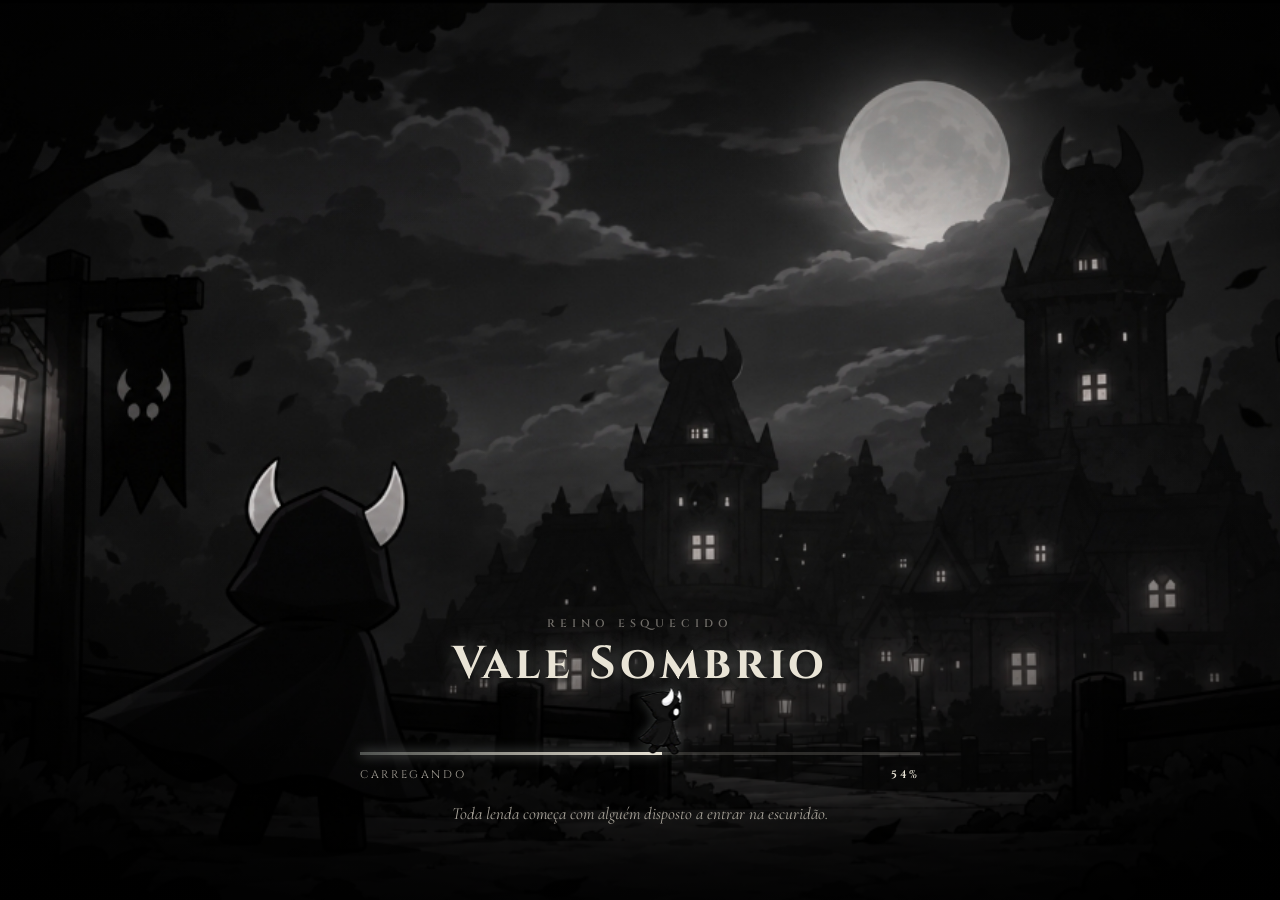
<file: index.html>
<!DOCTYPE html>
<html lang="pt-BR">
<head>
  <meta charset="UTF-8">
  <meta name="viewport" content="width=device-width, initial-scale=1.0">
  <title>Vale Sombrio — Reino Esquecido</title>

  <!-- Google Fonts (Cinzel para títulos / Cormorant Garamond para textos) -->
  <link rel="preconnect" href="https://fonts.googleapis.com">
  <link rel="preconnect" href="https://fonts.gstatic.com" crossorigin>
  <link href="https://fonts.googleapis.com/css2?family=Cinzel:wght@400;600;700;800&family=Cormorant+Garamond:ital,wght@0,500;0,600;1,500&display=swap" rel="stylesheet">

  <!-- Imagem da tela de carregamento: começa a baixar o mais cedo possível -->
  <link rel="preload" as="image" href="assets/capa.jpg">

  <link rel="stylesheet" href="style.css">
</head>
<body data-screen="main">

  <!-- ==================================================
       TELA DE CARREGAMENTO
       ================================================== -->
  <div class="loading show" id="loading" role="status" aria-live="polite">
    <img class="loading-art" src="assets/capa.jpg" alt="">
    <div class="loading-shade"></div>

    <div class="loading-panel">
      <div class="eyebrow">REINO ESQUECIDO</div>
      <h2 class="loading-title">Vale Sombrio</h2>

      <div class="loading-track" id="loading-track">
        <div class="loading-hero" aria-hidden="true"></div>
        <div class="loading-bar"><i></i></div>
      </div>

      <div class="loading-meta">
        <span id="loading-label">Carregando</span>
        <b id="loading-percent">0%</b>
      </div>

      <p class="loading-tip" id="loading-tip"></p>
    </div>
  </div>

  <div class="background">
    <div class="bg-art"></div>
    <div class="moon"></div>
    <div class="mist mist-a"></div>
    <div class="mist mist-b"></div>
    <div class="particles"></div>
  </div>
  <div class="vignette"></div>

  <main class="stage">
    <!-- MENU PRINCIPAL -->
    <section class="screen active" id="screen-main">
      <div class="eyebrow">REINO ESQUECIDO</div>
      <h1 class="title">Vale Sombrio</h1>
      <p class="subtitle">Ecos de uma terra esquecida</p>

      <div class="ornament"><span></span><i>✦</i><span></span></div>

      <nav class="menu-list" aria-label="Menu principal">
        <button class="menu-item primary" data-action="start">
          <span class="wing">✦</span>Iniciar Partida<span class="wing">✦</span>
        </button>
        <button class="menu-item" data-goto="config">
          <span class="wing">✦</span>Configurações<span class="wing">✦</span>
        </button>
        <button class="menu-item" data-action="extras">
          <span class="wing">✦</span>Extras<span class="wing">✦</span>
        </button>
        <button class="menu-item" data-action="quit">
          <span class="wing">✦</span>Sair do Jogo<span class="wing">✦</span>
        </button>
      </nav>

      <div class="version">v1.2.0 • build 22.10.2026</div>
    </section>

    <!-- TELA DO JOGO -->
    <section class="screen game-screen" id="screen-game">
      <div class="game-top">
        <div class="hud-left">
          <img class="portrait" src="assets/retrato.png" alt="Retrato do herói">
          <div>
            <span class="small-label">LOCALIZAÇÃO</span>
            <strong>Floresta do Véu</strong>
          </div>
        </div>

        <div class="hud-stats">
          <div class="hud-stat hud-life">
            <span>❤ Vida</span>
            <div class="hud-bar"><i id="hud-life-fill"></i></div>
            <b id="hud-life">100 / 100</b>
          </div>
          <div class="hud-stat"><span>◆ Moedas</span><b id="hud-coins">0</b></div>
          <div class="hud-stat"><span>✦ Relíquias</span><b id="hud-relics">0 / 30</b></div>
        </div>

        <button class="icon-button" data-goto="main" title="Voltar ao menu">✕</button>
      </div>

      <div class="game-view">
        <canvas id="game-canvas" width="960" height="700" aria-label="Floresta do Véu"></canvas>
        <div class="game-hint" id="game-hint"></div>
      </div>
    </section>

    <!-- CONFIGURAÇÕES -->
    <section class="screen" id="screen-config">
      <div class="sub-header">Configurações</div>
      <p class="screen-desc">Personalize sua jornada.</p>

      <div class="tabs">
        <button class="tab active" data-tab="geral">Geral</button>
        <button class="tab" data-tab="som">Som</button>
        <button class="tab" data-tab="controles">Controles</button>
      </div>

      <div class="card">
        <div class="tab-panel active" id="tab-geral">
          <div class="opt-row">
            <div><div class="opt-label">Tela cheia</div><div class="opt-sub">Ocupa toda a extensão do monitor</div></div>
            <button class="switch on" data-switch="fullscreen" aria-label="Tela cheia"><span></span></button>
          </div>
          <div class="opt-row">
            <div><div class="opt-label">Efeitos visuais</div><div class="opt-sub">Névoa, partículas e brilho</div></div>
            <button class="switch on" data-switch="effects" aria-label="Efeitos visuais"><span></span></button>
          </div>
          <div class="opt-row">
            <div><div class="opt-label">Legendas</div><div class="opt-sub">Exibe textos importantes durante a aventura</div></div>
            <button class="switch" data-switch="subtitles" aria-label="Legendas"><span></span></button>
          </div>
          <div class="opt-row">
            <div><div class="opt-label">Idioma</div><div class="opt-sub">Idioma dos textos</div></div>
            <select id="language" class="ghost-select">
              <option value="pt">Português</option>
              <option value="en">English</option>
              <option value="es">Español</option>
            </select>
          </div>
        </div>

        <div class="tab-panel" id="tab-som">
          <div class="slider-row" data-volume="master">
            <div class="slider-top"><span class="opt-label">Volume geral</span><b class="slider-val">80</b></div>
            <input type="range" min="0" max="100" value="80">
          </div>
          <div class="slider-row" data-volume="music">
            <div class="slider-top"><span class="opt-label">Música</span><b class="slider-val">60</b></div>
            <input type="range" min="0" max="100" value="60">
          </div>
          <div class="slider-row" data-volume="sfx">
            <div class="slider-top"><span class="opt-label">Efeitos sonoros</span><b class="slider-val">90</b></div>
            <input type="range" min="0" max="100" value="90">
          </div>
          <div class="slider-row" data-volume="ambience">
            <div class="slider-top"><span class="opt-label">Ambiente</span><b class="slider-val">45</b></div>
            <input type="range" min="0" max="100" value="45">
          </div>
        </div>

        <div class="tab-panel" id="tab-controles">
          <div class="keyrow"><span class="opt-label">Mover para cima</span><button class="keychip" data-key="up">W</button></div>
          <div class="keyrow"><span class="opt-label">Mover para baixo</span><button class="keychip" data-key="down">S</button></div>
          <div class="keyrow"><span class="opt-label">Mover para esquerda</span><button class="keychip" data-key="left">A</button></div>
          <div class="keyrow"><span class="opt-label">Mover para direita</span><button class="keychip" data-key="right">D</button></div>
          <div class="keyrow"><span class="opt-label">Saltar</span><button class="keychip" data-key="jump">Espaço</button></div>
          <div class="keyrow"><span class="opt-label">Atacar</span><button class="keychip" data-key="attack">K</button></div>
          <div class="keyrow"><span class="opt-label">Dash</span><button class="keychip" data-key="dash">Shift</button></div>
          <div class="keyrow"><span class="opt-label">Mapa</span><button class="keychip" data-key="map">Tab</button></div>
        </div>
      </div>

      <button class="back-link" data-goto="main">◄ Voltar</button>
    </section>

    <!-- EXTRAS -->
    <section class="screen" id="screen-extras">
      <div class="sub-header">Extras</div>
      <p class="screen-desc">Informações sobre o projeto.</p>
      <div class="card extras-card">
        <div class="extra-line"><span>Projeto</span><strong>Vale Sombrio</strong></div>
        <div class="extra-line"><span>Estilo</span><strong>RPG de ação 2D</strong></div>
        <div class="extra-line"><span>Visual</span><strong>Fantasia sombria / Pixel Art</strong></div>
        <div class="extra-line"><span>Versão</span><strong>1.2.0</strong></div>
        <div class="quote">“Toda lenda começa com alguém disposto a entrar na escuridão.”</div>
      </div>
      <button class="back-link" data-goto="main">◄ Voltar</button>
    </section>
  </main>

  <div class="toast" id="toast"></div>
  <div class="meta-corner">VALE SOMBRIO<br><span>ESTÚDIO FICTÍCIO</span></div>

  <script src="script.js"></script>
</body>
</html>
</file>
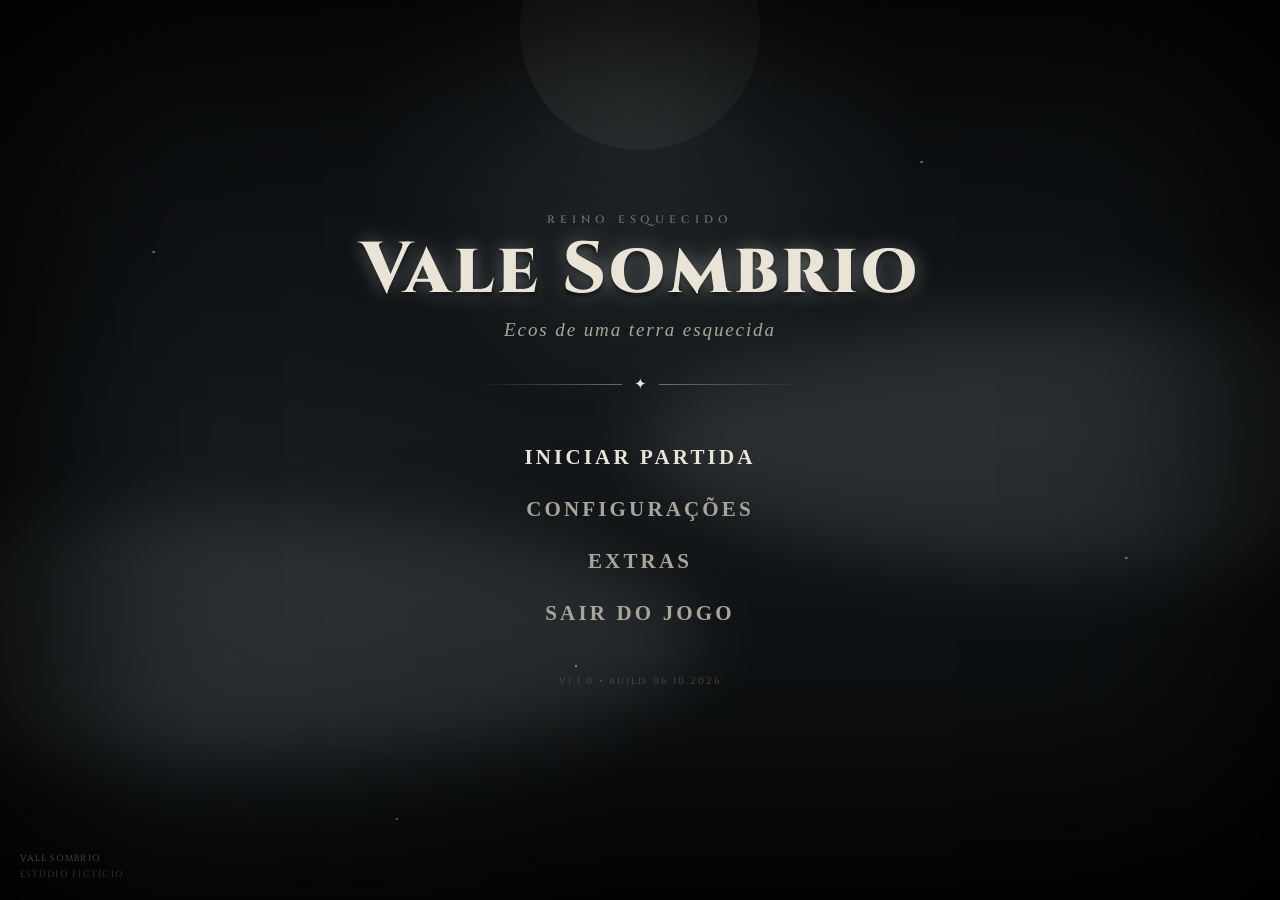
<file: index(4).html>
<!DOCTYPE html>
<html lang="pt-BR">
<head>
  <meta charset="UTF-8">
  <meta name="viewport" content="width=device-width, initial-scale=1.0">
  <title>Vale Sombrio — Reino Esquecido</title>
  
  <!-- Ligação Google Fonts (Cinzel / Inter / MedievalSharp) -->
  <link rel="preconnect" href="https://fonts.googleapis.com">
  <link rel="preconnect" href="https://fonts.gstatic.com" crossorigin>
  <link href="https://fonts.googleapis.com/css2?family=Cinzel:wght@400;600;700&family=Inter:wght@300;400;600&display=swap" rel="stylesheet">
  
  <!-- O teu CSS local -->
  <link rel="stylesheet" href="style(3).css">
</head>
<body>
  <div class="background">
    <div class="moon"></div>
    <div class="mist mist-a"></div>
    <div class="mist mist-b"></div>
    <div class="particles"></div>
  </div>
  <div class="vignette"></div>

  <main class="stage">
    <!-- MENU PRINCIPAL -->
    <section class="screen active" id="screen-main">
      <div class="eyebrow">REINO ESQUECIDO</div>
      <h1 class="title">Vale Sombrio</h1>
      <p class="subtitle">Ecos de uma terra esquecida</p>

      <div class="ornament"><span></span><i>✦</i><span></span></div>

      <nav class="menu-list" aria-label="Menu principal">
        <button class="menu-item primary" data-action="start">
          <span class="wing">✦</span>Iniciar Partida<span class="wing">✦</span>
        </button>
        <button class="menu-item" data-goto="config">
          <span class="wing">✦</span>Configurações<span class="wing">✦</span>
        </button>
        <button class="menu-item" data-action="extras">
          <span class="wing">✦</span>Extras<span class="wing">✦</span>
        </button>
        <button class="menu-item" data-action="quit">
          <span class="wing">✦</span>Sair do Jogo<span class="wing">✦</span>
        </button>
      </nav>

      <div class="version">v1.1.0 • build 06.10.2026</div>
    </section>

    <!-- TELA DO JOGO / DEMO -->
    <section class="screen game-screen" id="screen-game">
      <div class="game-top">
        <div>
          <span class="small-label">LOCALIZAÇÃO</span>
          <strong>Floresta do Véu</strong>
        </div>
        <button class="icon-button" data-goto="main" title="Voltar ao menu">✕</button>
      </div>

      <div class="game-card">
        <div class="hero-icon">⚔</div>
        <h2>O chamado despertou</h2>
        <p>Esta é a entrada da aventura. O próximo passo é transformar esta tela no mapa jogável com personagem, inimigos, itens, amuletos e chefe.</p>
        <div class="stats">
          <div><span>❤ Vida</span><b>100 / 100</b></div>
          <div><span>◆ Moedas</span><b>0</b></div>
          <div><span>✦ Relíquias</span><b>0 / 30</b></div>
        </div>
        <button class="action-button" data-action="demo">Explorar a região</button>
      </div>
    </section>

    <!-- CONFIGURAÇÕES -->
    <section class="screen" id="screen-config">
      <div class="sub-header">Configurações</div>
      <p class="screen-desc">Personalize sua jornada.</p>

      <div class="tabs">
        <button class="tab active" data-tab="geral">Geral</button>
        <button class="tab" data-tab="som">Som</button>
        <button class="tab" data-tab="controles">Controles</button>
      </div>

      <div class="card">
        <div class="tab-panel active" id="tab-geral">
          <div class="opt-row">
            <div><div class="opt-label">Tela cheia</div><div class="opt-sub">Ocupa toda a extensão do monitor</div></div>
            <button class="switch on" data-switch="fullscreen" aria-label="Tela cheia"><span></span></button>
          </div>
          <div class="opt-row">
            <div><div class="opt-label">Efeitos visuais</div><div class="opt-sub">Névoa, partículas e brilho</div></div>
            <button class="switch on" data-switch="effects" aria-label="Efeitos visuais"><span></span></button>
          </div>
          <div class="opt-row">
            <div><div class="opt-label">Legendas</div><div class="opt-sub">Exibe textos importantes durante a aventura</div></div>
            <button class="switch" data-switch="subtitles" aria-label="Legendas"><span></span></button>
          </div>
          <div class="opt-row">
            <div><div class="opt-label">Idioma</div><div class="opt-sub">Idioma dos textos</div></div>
            <select id="language" class="ghost-select">
              <option value="pt">Português</option>
              <option value="en">English</option>
              <option value="es">Español</option>
            </select>
          </div>
        </div>

        <div class="tab-panel" id="tab-som">
          <div class="slider-row" data-volume="master">
            <div class="slider-top"><span class="opt-label">Volume geral</span><b class="slider-val">80</b></div>
            <input type="range" min="0" max="100" value="80">
          </div>
          <div class="slider-row" data-volume="music">
            <div class="slider-top"><span class="opt-label">Música</span><b class="slider-val">60</b></div>
            <input type="range" min="0" max="100" value="60">
          </div>
          <div class="slider-row" data-volume="sfx">
            <div class="slider-top"><span class="opt-label">Efeitos sonoros</span><b class="slider-val">90</b></div>
            <input type="range" min="0" max="100" value="90">
          </div>
          <div class="slider-row" data-volume="ambience">
            <div class="slider-top"><span class="opt-label">Ambiente</span><b class="slider-val">45</b></div>
            <input type="range" min="0" max="100" value="45">
          </div>
        </div>

        <div class="tab-panel" id="tab-controles">
          <div class="keyrow"><span class="opt-label">Mover para cima</span><button class="keychip" data-key="up">W</button></div>
          <div class="keyrow"><span class="opt-label">Mover para baixo</span><button class="keychip" data-key="down">S</button></div>
          <div class="keyrow"><span class="opt-label">Mover para esquerda</span><button class="keychip" data-key="left">A</button></div>
          <div class="keyrow"><span class="opt-label">Mover para direita</span><button class="keychip" data-key="right">D</button></div>
          <div class="keyrow"><span class="opt-label">Saltar</span><button class="keychip" data-key="jump">Espaço</button></div>
          <div class="keyrow"><span class="opt-label">Atacar</span><button class="keychip" data-key="attack">K</button></div>
          <div class="keyrow"><span class="opt-label">Dash</span><button class="keychip" data-key="dash">Shift</button></div>
          <div class="keyrow"><span class="opt-label">Mapa</span><button class="keychip" data-key="map">Tab</button></div>
        </div>
      </div>

      <button class="back-link" data-goto="main">◄ Voltar</button>
    </section>

    <!-- EXTRAS -->
    <section class="screen" id="screen-extras">
      <div class="sub-header">Extras</div>
      <p class="screen-desc">Informações sobre o projeto.</p>
      <div class="card extras-card">
        <div class="extra-line"><span>Projeto</span><strong>Vale Sombrio</strong></div>
        <div class="extra-line"><span>Estilo</span><strong>RPG de ação 2D</strong></div>
        <div class="extra-line"><span>Visual</span><strong>Fantasia sombria / Pixel Art</strong></div>
        <div class="extra-line"><span>Versão</span><strong>1.1.0</strong></div>
        <div class="quote">“Toda lenda começa com alguém disposto a entrar na escuridão.”</div>
      </div>
      <button class="back-link" data-goto="main">◄ Voltar</button>
    </section>
  </main>

  <div class="toast" id="toast"></div>
  <div class="meta-corner">VALE SOMBRIO<br><span>ESTÚDIO FICTÍCIO</span></div>

  <script src="script.js"></script>
</body>
</html>
</file>
<file: style.css>
/* =====================================================
   VALE SOMBRIO — STYLE.CSS
   ===================================================== */

:root {
  --void: #07080a;
  --panel: #111417;
  --panel2: #171b1e;

  --bone: #e9e4d6;
  --dim: #aaa59b;
  --muted: #706d68;

  --line: rgba(233, 228, 214, .20);
  --line-strong: rgba(233, 228, 214, .42);

  --accent: #b8c7c2;
  --glow: rgba(225, 235, 232, .55);
}


/* =====================================================
   RESET
   ===================================================== */

* {
  box-sizing: border-box;
  margin: 0;
  padding: 0;
}

html,
body {
  width: 100%;
  height: 100%;
}

body {
  min-height: 100vh;
  overflow: hidden;

  background: var(--void);
  color: var(--bone);

  font-family: "Cormorant Garamond", serif;
}


/* =====================================================
   ELEMENTOS
   ===================================================== */

button,
select,
input {
  font: inherit;
}

button {
  color: inherit;
}


/* =====================================================
   FUNDO
   ===================================================== */

.background {
  position: fixed;
  inset: 0;

  overflow: hidden;

  background:
    radial-gradient(
      circle at 50% 15%,
      rgba(122, 136, 140, .18),
      transparent 28%
    ),

    radial-gradient(
      circle at 15% 80%,
      rgba(46, 56, 61, .24),
      transparent 35%
    ),

    linear-gradient(
      180deg,
      #0b0d0f 0%,
      #13171a 48%,
      #070809 100%
    );
}


/* =====================================================
   LUA
   ===================================================== */

.moon {
  position: absolute;

  width: 240px;
  height: 240px;

  border-radius: 50%;

  left: 50%;
  top: -90px;

  transform: translateX(-50%);

  background:
    radial-gradient(
      circle at 40% 40%,
      #d9ddd7,
      #a7aaa4 48%,
      #555b58 100%
    );

  box-shadow:
    0 0 80px rgba(205, 215, 210, .18);

  opacity: .13;
}


/* =====================================================
   NÉVOA
   ===================================================== */

.mist {
  position: absolute;

  width: 75vw;
  height: 28vh;

  filter: blur(35px);

  opacity: .16;

  border-radius: 50%;

  background: #9ba7a7;
}

.mist-a {
  left: -20%;
  bottom: 15%;

  animation:
    drift 18s ease-in-out infinite alternate;
}

.mist-b {
  right: -25%;
  top: 35%;

  animation:
    drift 22s ease-in-out infinite alternate-reverse;
}


/* =====================================================
   PARTÍCULAS
   ===================================================== */

.particles {
  position: absolute;
  inset: 0;

  opacity: .5;

  background-image:

    radial-gradient(
      circle at 12% 28%,
      #d9ddd7 0 1px,
      transparent 1.5px
    ),

    radial-gradient(
      circle at 72% 18%,
      #d9ddd7 0 1px,
      transparent 1.5px
    ),

    radial-gradient(
      circle at 45% 74%,
      #d9ddd7 0 1px,
      transparent 1.5px
    ),

    radial-gradient(
      circle at 88% 62%,
      #d9ddd7 0 1px,
      transparent 1.5px
    ),

    radial-gradient(
      circle at 31% 91%,
      #d9ddd7 0 1px,
      transparent 1.5px
    );
}


/* =====================================================
   VINHETA
   ===================================================== */

.vignette {
  position: fixed;
  inset: 0;

  pointer-events: none;

  box-shadow:
    inset 0 0 190px 55px rgba(0, 0, 0, .88);

  z-index: 5;
}


/* =====================================================
   PALCO
   ===================================================== */

.stage {
  position: relative;

  z-index: 10;

  min-height: 100vh;

  display: grid;
  place-items: center;

  padding: 32px 18px;
}


/* =====================================================
   TELAS
   ===================================================== */

.screen {
  display: none;

  width: min(650px, 100%);

  text-align: center;

  animation:
    appear .45s ease;
}

.screen.active {
  display: block;
}


/* =====================================================
   ANIMAÇÕES
   ===================================================== */

@keyframes appear {

  from {
    opacity: 0;
    transform:
      translateY(12px)
      scale(.99);
  }

  to {
    opacity: 1;
    transform:
      translateY(0)
      scale(1);
  }
}


@keyframes drift {

  to {
    transform:
      translateX(90px)
      translateY(-25px);
  }
}


/* =====================================================
   MENU PRINCIPAL
   ===================================================== */

.eyebrow {
  font-family: "Cinzel", serif;

  font-size: 11px;
  font-weight: 600;

  letter-spacing: .45em;

  color: var(--muted);

  margin-bottom: 8px;
}


.title {
  font-family: "Cinzel", serif;

  font-size: clamp(
    42px,
    8vw,
    72px
  );

  font-weight: 800;

  letter-spacing: .045em;

  line-height: 1;

  text-shadow:
    0 0 20px rgba(235, 240, 236, .38),
    0 3px 4px #000;
}


.subtitle {
  font-size: 19px;

  color: var(--dim);

  font-style: italic;

  letter-spacing: .1em;

  margin-top: 12px;
}


/* =====================================================
   ORNAMENTO
   ===================================================== */

.ornament {
  display: flex;

  align-items: center;

  gap: 12px;

  width: min(330px, 70%);

  margin:
    34px auto
    42px;

  color: var(--bone);
}

.ornament span {
  height: 1px;

  background:
    linear-gradient(
      90deg,
      transparent,
      var(--line-strong)
    );

  flex: 1;
}

.ornament span:last-of-type {

  background:
    linear-gradient(
      90deg,
      var(--line-strong),
      transparent
    );
}

.ornament i {
  font-style: normal;

  font-size: 15px;
}


/* =====================================================
   BOTÕES DO MENU
   ===================================================== */

.menu-list {
  display: flex;

  flex-direction: column;

  align-items: center;

  gap: 7px;

  list-style: none;
}


.menu-item {
  appearance: none;

  background: none;

  border: 0;

  cursor: pointer;

  position: relative;

  min-width: 270px;

  padding:
    10px 25px;

  font-family:
    "Cormorant Garamond",
    serif;

  font-size: 21px;

  font-weight: 600;

  letter-spacing: .15em;

  text-transform: uppercase;

  color: var(--dim);

  transition:
    .25s ease;
}


.menu-item:hover,
.menu-item:focus-visible {

  color: #fff;

  text-shadow:
    0 0 14px var(--glow);

  transform:
    translateY(-2px);
}


.menu-item.primary {
  color: var(--bone);
}


/* =====================================================
   ESTRELAS DOS BOTÕES
   ===================================================== */

.wing {

  position: absolute;

  opacity: 0;

  transition:
    .25s;

  font-size: 13px;
}


.menu-item .wing:first-child {
  left: 0;
}


.menu-item .wing:last-child {
  right: 0;
}


.menu-item:hover .wing {
  opacity: .9;
}


/* =====================================================
   VERSÃO
   ===================================================== */

.version {

  margin-top: 38px;

  color: #55534f;

  font-family: "Cinzel", serif;

  font-size: 10px;

  letter-spacing: .2em;
}


/* =====================================================
   CONFIGURAÇÕES
   ===================================================== */

.sub-header {

  font-family: "Cinzel", serif;

  font-size: 30px;

  font-weight: 700;

  letter-spacing: .12em;

  text-transform: uppercase;

  text-shadow:
    0 0 16px
    rgba(255,255,255,.28);
}


.screen-desc {

  color: var(--dim);

  font-size: 16px;

  margin-top: 7px;
}


/* =====================================================
   ABAS
   ===================================================== */

.tabs {

  display: flex;

  justify-content: center;

  gap: 34px;

  margin:
    25px 0
    28px;
}


.tab {

  padding:
    7px 4px;

  background: none;

  border: 0;

  cursor: pointer;

  color: var(--dim);

  font-family: "Cinzel", serif;

  font-size: 14px;

  font-weight: 600;

  letter-spacing: .14em;

  text-transform: uppercase;

  border-bottom:
    1px solid transparent;

  transition: .2s;
}


.tab:hover,
.tab.active {

  color: var(--bone);

  border-color:
    var(--line-strong);
}


/* =====================================================
   CARD
   ===================================================== */

.card,
.game-card {

  border:
    1px solid var(--line);

  background:
    linear-gradient(
      145deg,
      rgba(255,255,255,.035),
      rgba(0,0,0,.25)
    );

  box-shadow:
    0 18px 60px
    rgba(0,0,0,.3);

  padding:
    27px 34px;

  text-align: left;

  position: relative;
}


/* =====================================================
   CANTOS DO CARD
   ===================================================== */

.card::before,
.card::after {

  content: "";

  position: absolute;

  width: 14px;
  height: 14px;

  border-color:
    var(--line-strong);
}


.card::before {

  left: -1px;
  top: -1px;

  border-left:
    1px solid;

  border-top:
    1px solid;
}


.card::after {

  right: -1px;
  bottom: -1px;

  border-right:
    1px solid;

  border-bottom:
    1px solid;
}


/* =====================================================
   PAINÉIS DAS ABAS
   ===================================================== */

.tab-panel {
  display: none;
}

.tab-panel.active {
  display: block;
}


/* =====================================================
   OPÇÕES
   ===================================================== */

.opt-row,
.keyrow {

  display: flex;

  align-items: center;

  justify-content: space-between;

  gap: 20px;

  padding:
    15px 0;

  border-bottom:
    1px solid var(--line);
}


.opt-row:last-child,
.keyrow:last-child {

  border-bottom: 0;
}


.opt-label {

  font-size: 18px;

  color: var(--bone);
}


.opt-sub {

  font-size: 12.5px;

  color: var(--muted);

  font-style: italic;

  margin-top: 3px;
}


/* =====================================================
   SWITCH
   ===================================================== */

.switch {

  width: 48px;
  height: 23px;

  border:
    1px solid
    var(--line-strong);

  background: #080a0b;

  cursor: pointer;

  position: relative;

  flex: 0 0 auto;
}


.switch span {

  position: absolute;

  width: 13px;
  height: 13px;

  left: 4px;
  top: 4px;

  background: #777;

  transform:
    rotate(45deg);

  transition: .2s;
}


.switch.on {

  border-color:
    var(--accent);
}


.switch.on span {

  left: 29px;

  background:
    var(--bone);

  box-shadow:
    0 0 9px #fff;
}


/* =====================================================
   SELECT
   ===================================================== */

.ghost-select {

  background: #0c0f11;

  border:
    1px solid
    var(--line-strong);

  color: var(--bone);

  padding:
    7px 10px;

  outline: none;

  cursor: pointer;
}


/* =====================================================
   VOLUME
   ===================================================== */

.slider-row {

  padding:
    13px 0;

  border-bottom:
    1px solid var(--line);
}


.slider-row:last-child {
  border: 0;
}


.slider-top {

  display: flex;

  justify-content:
    space-between;

  margin-bottom:
    9px;
}


.slider-val {

  font-family:
    "Cinzel",
    serif;

  font-size: 12px;

  color: var(--accent);
}


input[type="range"] {

  width: 100%;

  accent-color:
    var(--bone);

  cursor: pointer;
}


/* =====================================================
   TECLAS
   ===================================================== */

.keychip {

  min-width: 80px;

  padding:
    7px 12px;

  border:
    1px solid
    var(--line-strong);

  background:
    #0b0d0e;

  cursor: pointer;

  font-family:
    "Cinzel",
    serif;

  font-size: 12px;

  letter-spacing: .08em;

  transition: .2s;
}


.keychip:hover,
.keychip.listening {

  border-color:
    #fff;

  color: #fff;

  box-shadow:
    0 0 12px
    rgba(255,255,255,.12);
}


/* =====================================================
   BOTÃO VOLTAR
   ===================================================== */

.back-link {

  margin-top: 26px;

  padding:
    9px 20px;

  color: var(--dim);

  background: none;

  font-family:
    "Cinzel",
    serif;

  font-size: 12px;

  letter-spacing: .18em;

  text-transform: uppercase;

  border:
    1px solid transparent;

  cursor: pointer;

  transition: .2s;
}


.back-link:hover {

  color: #fff;

  border-color:
    var(--line);
}


/* =====================================================
   TELA DO JOGO
   ===================================================== */

.game-screen {
  text-align: left;
}


.game-top {

  display: flex;

  justify-content:
    space-between;

  align-items: center;

  margin-bottom: 18px;
}


.small-label {

  display: block;

  font-family:
    "Cinzel",
    serif;

  font-size: 10px;

  letter-spacing: .2em;

  color: var(--muted);

  margin-bottom: 3px;
}


.game-top strong {

  font-family:
    "Cinzel",
    serif;

  font-size: 18px;
}


/* =====================================================
   BOTÃO FECHAR
   ===================================================== */

.icon-button {

  width: 38px;
  height: 38px;

  border:
    1px solid var(--line);

  background:
    #0b0d0f;

  cursor: pointer;

  transition: .2s;
}


.icon-button:hover {

  border-color:
    #fff;

  transform:
    rotate(90deg);
}


/* =====================================================
   CARD DA AVENTURA
   ===================================================== */

.game-card {

  text-align: center;

  padding:
    45px 35px;
}


.hero-icon {

  font-size: 54px;

  text-shadow:
    0 0 25px
    rgba(220,230,225,.35);

  margin-bottom: 8px;

  animation:
    swordGlow 2.5s ease-in-out infinite;
}


@keyframes swordGlow {

  0%,
  100% {
    transform:
      translateY(0)
      rotate(-3deg);

    filter:
      drop-shadow(
        0 0 4px
        rgba(255,255,255,.2)
      );
  }

  50% {
    transform:
      translateY(-5px)
      rotate(3deg);

    filter:
      drop-shadow(
        0 0 15px
        rgba(255,255,255,.45)
      );
  }
}


.game-card h2 {

  font-family:
    "Cinzel",
    serif;

  font-size: 28px;

  font-weight: 700;
}


.game-card p {

  max-width: 520px;

  margin:
    13px auto
    25px;

  color: var(--dim);

  font-size: 17px;

  line-height: 1.5;
}


/* =====================================================
   STATUS
   ===================================================== */

.stats {

  display: grid;

  grid-template-columns:
    repeat(3, 1fr);

  gap: 8px;

  margin:
    20px 0;
}


.stats div {

  border:
    1px solid var(--line);

  padding:
    12px 8px;

  background:
    rgba(0,0,0,.18);

  transition: .2s;
}


.stats div:hover {

  border-color:
    var(--line-strong);

  transform:
    translateY(-2px);
}


.stats span {

  display: block;

  color: var(--muted);

  font-size: 13px;
}


.stats b {

  font-family:
    "Cinzel",
    serif;

  font-size: 12px;
}


/* =====================================================
   BOTÃO DE AÇÃO
   ===================================================== */

.action-button {

  border:
    1px solid var(--line-strong);

  background:
    linear-gradient(
      180deg,
      #252a2d,
      #111416
    );

  padding:
    11px 25px;

  cursor: pointer;

  font-family:
    "Cinzel",
    serif;

  font-size: 13px;

  font-weight: 600;

  letter-spacing: .12em;

  text-transform: uppercase;

  transition: .25s;
}


.action-button:hover {

  box-shadow:
    0 0 20px
    rgba(220,230,225,.13);

  border-color:
    #fff;

  transform:
    translateY(-2px);
}


/* =====================================================
   EXTRAS
   ===================================================== */

.extras-card {

  max-width: 600px;

  margin: auto;
}


.extra-line {

  display: flex;

  justify-content:
    space-between;

  padding:
    13px 0;

  border-bottom:
    1px solid var(--line);

  gap: 20px;
}


.extra-line span {

  color:
    var(--muted);
}


.extra-line strong {

  font-weight:
    600;

  text-align:
    right;
}


.quote {

  padding-top:
    22px;

  color:
    var(--dim);

  font-style:
    italic;

  text-align:
    center;

  font-size:
    17px;
}


/* =====================================================
   TOAST
   ===================================================== */

.toast {

  position: fixed;

  z-index: 50;

  left: 50%;

  bottom: 28px;

  transform:
    translate(-50%, 20px);

  padding:
    10px 18px;

  border:
    1px solid
    var(--line-strong);

  background:
    #0c0e10;

  color:
    var(--bone);

  font-size:
    14px;

  opacity: 0;

  pointer-events: none;

  transition:
    .25s;
}


.toast.show {

  opacity: 1;

  transform:
    translate(-50%, 0);
}


/* =====================================================
   TEXTO NO CANTO
   ===================================================== */

.meta-corner {

  position: fixed;

  z-index: 20;

  left: 20px;

  bottom: 18px;

  color: #555;

  font-family:
    "Cinzel",
    serif;

  font-size: 9px;

  letter-spacing: .14em;

  line-height: 1.7;
}


.meta-corner span {

  color:
    #41403e;
}


/* =====================================================
   DESATIVAR EFEITOS
   ===================================================== */

body.no-effects .mist,
body.no-effects .particles,
body.no-effects .moon {

  display: none;
}


/* =====================================================
   RESPONSIVO
   ===================================================== */

@media (max-width: 600px) {

  .card,
  .game-card {

    padding:
      22px 18px;
  }


  .tabs {

    gap: 15px;

    flex-wrap:
      wrap;
  }


  .meta-corner {

    display: none;
  }


  .menu-item {

    min-width:
      250px;
  }


  .opt-row,
  .keyrow {

    gap: 10px;
  }


  .opt-label {

    font-size:
      16px;
  }


  .stats {

    grid-template-columns:
      1fr;
  }


  .game-card h2 {

    font-size:
      23px;
  }


  .title {

    font-size:
      42px;
  }
}


/* =====================================================
   SCROLLBAR
   ===================================================== */

::-webkit-scrollbar {
  width: 6px;
}


::-webkit-scrollbar-track {
  background:
    #070809;
}


::-webkit-scrollbar-thumb {

  background:
    #3d4242;

  border-radius:
    10px;
}


::-webkit-scrollbar-thumb:hover {

  background:
    #707676;
}

/* =====================================================
   ARTE DE FUNDO DO MENU (vila à noite)
   ===================================================== */

.bg-art {
  position: absolute;
  inset: -2%;

  background:
    linear-gradient(
      180deg,
      rgba(5, 6, 8, .55) 0%,
      rgba(5, 6, 8, .25) 45%,
      rgba(5, 6, 8, .7) 100%
    ),
    url("assets/vila.jpg") center / cover no-repeat;

  filter:
    saturate(.8)
    brightness(.7)
    blur(1.2px);

  opacity: .85;

  transition: opacity .8s ease;

  animation:
    artDrift 40s ease-in-out infinite alternate;
}

@keyframes artDrift {

  from {
    transform: scale(1.02) translate(0, 0);
  }

  to {
    transform: scale(1.08) translate(-1.2%, -.8%);
  }
}

/* a vila já tem a sua própria lua, então a lua em CSS fica escondida */
.moon {
  display: none;
}

/* dentro do jogo o fundo do menu fica quase apagado */
body[data-screen="game"] .bg-art {
  opacity: .18;
}


/* =====================================================
   TELA DE CARREGAMENTO
   ===================================================== */

.loading {
  position: fixed;
  inset: 0;

  z-index: 100;

  display: grid;
  place-items: end center;

  background: #040506;

  opacity: 0;
  visibility: hidden;

  transition:
    opacity .7s ease,
    visibility .7s;
}

.loading.show {
  opacity: 1;
  visibility: visible;
}

.loading-art {
  position: absolute;
  inset: 0;

  width: 100%;
  height: 100%;

  object-fit: cover;
  object-position: center;

  animation:
    loadingDrift 26s ease-in-out infinite alternate;
}

@keyframes loadingDrift {

  from {
    transform: scale(1.01);
  }

  to {
    transform: scale(1.07) translateX(-1%);
  }
}

.loading-shade {
  position: absolute;
  inset: 0;

  background:
    linear-gradient(
      180deg,
      rgba(0, 0, 0, .3) 0%,
      transparent 26%,
      transparent 48%,
      rgba(0, 0, 0, .88) 100%
    ),
    radial-gradient(
      ellipse at 50% 55%,
      transparent 45%,
      rgba(0, 0, 0, .6) 100%
    );
}

.loading-panel {
  position: relative;

  width: min(560px, 86vw);

  padding-bottom: clamp(26px, 6vh, 54px);

  text-align: center;
}

.loading-title {
  font-family: "Cinzel", serif;

  font-size: clamp(30px, 5vw, 46px);

  font-weight: 700;

  letter-spacing: .08em;

  line-height: 1.1;

  text-shadow:
    0 0 20px rgba(235, 240, 236, .35),
    0 3px 4px #000;
}

.loading-track {
  --p: 0;

  position: relative;

  margin-top: 62px;
}

.loading-bar {
  height: 3px;

  background: rgba(233, 228, 214, .16);
}

.loading-bar i {
  display: block;

  height: 100%;

  width: calc(var(--p) * 100%);

  background:
    linear-gradient(
      90deg,
      rgba(184, 199, 194, .25),
      var(--bone)
    );

  box-shadow:
    0 0 12px var(--glow);
}

/* o herói andando em cima da barra (usa a folha de sprites de andar) */
.loading-hero {
  position: absolute;

  left: calc(var(--p) * 100%);
  bottom: -4px;

  width: 61px;
  height: 77px;

  transform: translateX(-50%);

  background:
    url("assets/andar.png") 0 0 / 488px 231px no-repeat;

  animation:
    heroWalk .85s steps(8) infinite;

  filter:
    drop-shadow(0 0 6px rgba(225, 235, 232, .22));
}

@keyframes heroWalk {

  from {
    background-position-x: 0;
  }

  to {
    background-position-x: -488px;
  }
}

.loading-meta {
  display: flex;

  justify-content: space-between;

  margin-top: 12px;

  font-family: "Cinzel", serif;

  font-size: 11px;

  letter-spacing: .24em;

  text-transform: uppercase;

  color: var(--dim);
}

.loading-meta b {
  color: var(--bone);

  font-weight: 600;
}

.loading-tip {
  min-height: 2.6em;

  margin-top: 20px;

  color: var(--dim);

  font-size: 17px;

  font-style: italic;

  line-height: 1.4;

  transition: opacity .4s ease;
}

.loading-tip.fade {
  opacity: 0;
}


/* =====================================================
   TELA DO JOGO — HUD E CANVAS
   ===================================================== */

.game-screen {
  width: min(1120px, 100%);
}

.game-top {
  gap: 16px;
}

.hud-left {
  display: flex;

  align-items: center;

  gap: 12px;

  min-width: 0;
}

.portrait {
  width: 46px;
  height: 46px;

  object-fit: cover;

  border: 1px solid var(--line-strong);

  background: #0b0d0f;

  box-shadow:
    0 0 14px rgba(0, 0, 0, .6);
}

.hud-stats {
  display: flex;

  align-items: stretch;

  gap: 8px;

  margin-left: auto;
}

.hud-stat {
  display: flex;

  flex-direction: column;

  justify-content: center;

  gap: 2px;

  min-width: 92px;

  padding: 6px 12px;

  border: 1px solid var(--line);

  background: rgba(0, 0, 0, .3);

  text-align: left;
}

.hud-stat span {
  color: var(--muted);

  font-size: 12px;
}

.hud-stat b {
  font-family: "Cinzel", serif;

  font-size: 12px;
}

.hud-life {
  min-width: 128px;
}

.hud-bar {
  height: 4px;

  background: rgba(233, 228, 214, .14);
}

.hud-bar i {
  display: block;

  height: 100%;

  width: 100%;

  background:
    linear-gradient(
      90deg,
      #7d3b3b,
      #c9857b
    );

  transition: width .3s ease;
}

.game-view {
  position: relative;

  /* o canvas tem proporção 960 x 700: nunca passa da altura da janela */
  width: min(100%, calc((100vh - 170px) * 16 / 9));

  margin: 0 auto;

  border: 1px solid var(--line-strong);

  background: #05070b;

  box-shadow:
    0 18px 60px rgba(0, 0, 0, .55);
}

.game-view canvas {
  display: block;

  width: 100%;
  height: auto;

  aspect-ratio: 16 / 9;

  image-rendering: auto;
}

.game-hint {
  position: absolute;

  left: 50%;
  bottom: 12px;

  transform: translateX(-50%);

  padding: 6px 14px;

  border: 1px solid var(--line);

  background: rgba(5, 6, 8, .62);

  color: var(--dim);

  font-family: "Cinzel", serif;

  font-size: 10.5px;

  letter-spacing: .12em;

  white-space: nowrap;

  pointer-events: none;

  transition: opacity 1.2s ease;
}

.game-hint.faded {
  opacity: .28;
}

@media (max-width: 760px) {

  .game-top {
    flex-wrap: wrap;
  }

  .hud-stats {
    order: 3;

    width: 100%;

    margin-left: 0;
  }

  .hud-stat {
    flex: 1;

    min-width: 0;
  }

  .game-hint {
    display: none;
  }

  .game-view {
    width: 100%;
  }
}


/* =====================================================
   JOGO EM TELA CHEIA
   A tela do jogo ocupa a janela inteira: barra do HUD em cima e o canvas
   (ajustado pelo script.js, sempre 16:9) preenchendo o resto.
   ===================================================== */

body[data-screen="game"] .stage {
  display: block;

  padding: 0;
}

body[data-screen="game"] .meta-corner {
  display: none;
}

.screen.game-screen.active {
  display: flex;

  flex-direction: column;

  width: 100vw;
  max-width: none;

  height: 100vh;
  height: 100dvh;
}

.game-screen .game-top {
  flex: 0 0 auto;

  margin: 0;

  padding: 8px 16px;

  background: rgba(5, 6, 8, .9);

  border-bottom: 1px solid var(--line);
}

.game-screen .game-view {
  flex: 1 1 0;

  min-height: 0;

  display: flex;

  align-items: center;
  justify-content: center;

  width: 100%;

  margin: 0;

  overflow: hidden;

  border: 0;

  box-shadow: none;

  background: #000;
}

/* o tamanho do canvas é definido pelo script.js (função fit) */
.game-screen .game-view canvas {
  flex: 0 0 auto;

  width: auto;
  height: auto;

  aspect-ratio: auto;
}
</file>
<file: style(3).css>
/* =====================================================
   VALE SOMBRIO — STYLE.CSS
   ===================================================== */

:root {
  --void: #07080a;
  --panel: #111417;
  --panel2: #171b1e;

  --bone: #e9e4d6;
  --dim: #aaa59b;
  --muted: #706d68;

  --line: rgba(233, 228, 214, .20);
  --line-strong: rgba(233, 228, 214, .42);

  --accent: #b8c7c2;
  --glow: rgba(225, 235, 232, .55);
}


/* =====================================================
   RESET
   ===================================================== */

* {
  box-sizing: border-box;
  margin: 0;
  padding: 0;
}

html,
body {
  width: 100%;
  height: 100%;
}

body {
  min-height: 100vh;
  overflow: hidden;

  background: var(--void);
  color: var(--bone);

  font-family: "Cormorant Garamond", serif;
}


/* =====================================================
   ELEMENTOS
   ===================================================== */

button,
select,
input {
  font: inherit;
}

button {
  color: inherit;
}


/* =====================================================
   FUNDO
   ===================================================== */

.background {
  position: fixed;
  inset: 0;

  overflow: hidden;

  background:
    radial-gradient(
      circle at 50% 15%,
      rgba(122, 136, 140, .18),
      transparent 28%
    ),

    radial-gradient(
      circle at 15% 80%,
      rgba(46, 56, 61, .24),
      transparent 35%
    ),

    linear-gradient(
      180deg,
      #0b0d0f 0%,
      #13171a 48%,
      #070809 100%
    );
}


/* =====================================================
   LUA
   ===================================================== */

.moon {
  position: absolute;

  width: 240px;
  height: 240px;

  border-radius: 50%;

  left: 50%;
  top: -90px;

  transform: translateX(-50%);

  background:
    radial-gradient(
      circle at 40% 40%,
      #d9ddd7,
      #a7aaa4 48%,
      #555b58 100%
    );

  box-shadow:
    0 0 80px rgba(205, 215, 210, .18);

  opacity: .13;
}


/* =====================================================
   NÉVOA
   ===================================================== */

.mist {
  position: absolute;

  width: 75vw;
  height: 28vh;

  filter: blur(35px);

  opacity: .16;

  border-radius: 50%;

  background: #9ba7a7;
}

.mist-a {
  left: -20%;
  bottom: 15%;

  animation:
    drift 18s ease-in-out infinite alternate;
}

.mist-b {
  right: -25%;
  top: 35%;

  animation:
    drift 22s ease-in-out infinite alternate-reverse;
}


/* =====================================================
   PARTÍCULAS
   ===================================================== */

.particles {
  position: absolute;
  inset: 0;

  opacity: .5;

  background-image:

    radial-gradient(
      circle at 12% 28%,
      #d9ddd7 0 1px,
      transparent 1.5px
    ),

    radial-gradient(
      circle at 72% 18%,
      #d9ddd7 0 1px,
      transparent 1.5px
    ),

    radial-gradient(
      circle at 45% 74%,
      #d9ddd7 0 1px,
      transparent 1.5px
    ),

    radial-gradient(
      circle at 88% 62%,
      #d9ddd7 0 1px,
      transparent 1.5px
    ),

    radial-gradient(
      circle at 31% 91%,
      #d9ddd7 0 1px,
      transparent 1.5px
    );
}


/* =====================================================
   VINHETA
   ===================================================== */

.vignette {
  position: fixed;
  inset: 0;

  pointer-events: none;

  box-shadow:
    inset 0 0 190px 55px rgba(0, 0, 0, .88);

  z-index: 5;
}


/* =====================================================
   PALCO
   ===================================================== */

.stage {
  position: relative;

  z-index: 10;

  min-height: 100vh;

  display: grid;
  place-items: center;

  padding: 32px 18px;
}


/* =====================================================
   TELAS
   ===================================================== */

.screen {
  display: none;

  width: min(650px, 100%);

  text-align: center;

  animation:
    appear .45s ease;
}

.screen.active {
  display: block;
}


/* =====================================================
   ANIMAÇÕES
   ===================================================== */

@keyframes appear {

  from {
    opacity: 0;
    transform:
      translateY(12px)
      scale(.99);
  }

  to {
    opacity: 1;
    transform:
      translateY(0)
      scale(1);
  }
}


@keyframes drift {

  to {
    transform:
      translateX(90px)
      translateY(-25px);
  }
}


/* =====================================================
   MENU PRINCIPAL
   ===================================================== */

.eyebrow {
  font-family: "Cinzel", serif;

  font-size: 11px;
  font-weight: 600;

  letter-spacing: .45em;

  color: var(--muted);

  margin-bottom: 8px;
}


.title {
  font-family: "Cinzel", serif;

  font-size: clamp(
    42px,
    8vw,
    72px
  );

  font-weight: 800;

  letter-spacing: .045em;

  line-height: 1;

  text-shadow:
    0 0 20px rgba(235, 240, 236, .38),
    0 3px 4px #000;
}


.subtitle {
  font-size: 19px;

  color: var(--dim);

  font-style: italic;

  letter-spacing: .1em;

  margin-top: 12px;
}


/* =====================================================
   ORNAMENTO
   ===================================================== */

.ornament {
  display: flex;

  align-items: center;

  gap: 12px;

  width: min(330px, 70%);

  margin:
    34px auto
    42px;

  color: var(--bone);
}

.ornament span {
  height: 1px;

  background:
    linear-gradient(
      90deg,
      transparent,
      var(--line-strong)
    );

  flex: 1;
}

.ornament span:last-of-type {

  background:
    linear-gradient(
      90deg,
      var(--line-strong),
      transparent
    );
}

.ornament i {
  font-style: normal;

  font-size: 15px;
}


/* =====================================================
   BOTÕES DO MENU
   ===================================================== */

.menu-list {
  display: flex;

  flex-direction: column;

  align-items: center;

  gap: 7px;

  list-style: none;
}


.menu-item {
  appearance: none;

  background: none;

  border: 0;

  cursor: pointer;

  position: relative;

  min-width: 270px;

  padding:
    10px 25px;

  font-family:
    "Cormorant Garamond",
    serif;

  font-size: 21px;

  font-weight: 600;

  letter-spacing: .15em;

  text-transform: uppercase;

  color: var(--dim);

  transition:
    .25s ease;
}


.menu-item:hover,
.menu-item:focus-visible {

  color: #fff;

  text-shadow:
    0 0 14px var(--glow);

  transform:
    translateY(-2px);
}


.menu-item.primary {
  color: var(--bone);
}


/* =====================================================
   ESTRELAS DOS BOTÕES
   ===================================================== */

.wing {

  position: absolute;

  opacity: 0;

  transition:
    .25s;

  font-size: 13px;
}


.menu-item .wing:first-child {
  left: 0;
}


.menu-item .wing:last-child {
  right: 0;
}


.menu-item:hover .wing {
  opacity: .9;
}


/* =====================================================
   VERSÃO
   ===================================================== */

.version {

  margin-top: 38px;

  color: #55534f;

  font-family: "Cinzel", serif;

  font-size: 10px;

  letter-spacing: .2em;
}


/* =====================================================
   CONFIGURAÇÕES
   ===================================================== */

.sub-header {

  font-family: "Cinzel", serif;

  font-size: 30px;

  font-weight: 700;

  letter-spacing: .12em;

  text-transform: uppercase;

  text-shadow:
    0 0 16px
    rgba(255,255,255,.28);
}


.screen-desc {

  color: var(--dim);

  font-size: 16px;

  margin-top: 7px;
}


/* =====================================================
   ABAS
   ===================================================== */

.tabs {

  display: flex;

  justify-content: center;

  gap: 34px;

  margin:
    25px 0
    28px;
}


.tab {

  padding:
    7px 4px;

  background: none;

  border: 0;

  cursor: pointer;

  color: var(--dim);

  font-family: "Cinzel", serif;

  font-size: 14px;

  font-weight: 600;

  letter-spacing: .14em;

  text-transform: uppercase;

  border-bottom:
    1px solid transparent;

  transition: .2s;
}


.tab:hover,
.tab.active {

  color: var(--bone);

  border-color:
    var(--line-strong);
}


/* =====================================================
   CARD
   ===================================================== */

.card,
.game-card {

  border:
    1px solid var(--line);

  background:
    linear-gradient(
      145deg,
      rgba(255,255,255,.035),
      rgba(0,0,0,.25)
    );

  box-shadow:
    0 18px 60px
    rgba(0,0,0,.3);

  padding:
    27px 34px;

  text-align: left;

  position: relative;
}


/* =====================================================
   CANTOS DO CARD
   ===================================================== */

.card::before,
.card::after {

  content: "";

  position: absolute;

  width: 14px;
  height: 14px;

  border-color:
    var(--line-strong);
}


.card::before {

  left: -1px;
  top: -1px;

  border-left:
    1px solid;

  border-top:
    1px solid;
}


.card::after {

  right: -1px;
  bottom: -1px;

  border-right:
    1px solid;

  border-bottom:
    1px solid;
}


/* =====================================================
   PAINÉIS DAS ABAS
   ===================================================== */

.tab-panel {
  display: none;
}

.tab-panel.active {
  display: block;
}


/* =====================================================
   OPÇÕES
   ===================================================== */

.opt-row,
.keyrow {

  display: flex;

  align-items: center;

  justify-content: space-between;

  gap: 20px;

  padding:
    15px 0;

  border-bottom:
    1px solid var(--line);
}


.opt-row:last-child,
.keyrow:last-child {

  border-bottom: 0;
}


.opt-label {

  font-size: 18px;

  color: var(--bone);
}


.opt-sub {

  font-size: 12.5px;

  color: var(--muted);

  font-style: italic;

  margin-top: 3px;
}


/* =====================================================
   SWITCH
   ===================================================== */

.switch {

  width: 48px;
  height: 23px;

  border:
    1px solid
    var(--line-strong);

  background: #080a0b;

  cursor: pointer;

  position: relative;

  flex: 0 0 auto;
}


.switch span {

  position: absolute;

  width: 13px;
  height: 13px;

  left: 4px;
  top: 4px;

  background: #777;

  transform:
    rotate(45deg);

  transition: .2s;
}


.switch.on {

  border-color:
    var(--accent);
}


.switch.on span {

  left: 29px;

  background:
    var(--bone);

  box-shadow:
    0 0 9px #fff;
}


/* =====================================================
   SELECT
   ===================================================== */

.ghost-select {

  background: #0c0f11;

  border:
    1px solid
    var(--line-strong);

  color: var(--bone);

  padding:
    7px 10px;

  outline: none;

  cursor: pointer;
}


/* =====================================================
   VOLUME
   ===================================================== */

.slider-row {

  padding:
    13px 0;

  border-bottom:
    1px solid var(--line);
}


.slider-row:last-child {
  border: 0;
}


.slider-top {

  display: flex;

  justify-content:
    space-between;

  margin-bottom:
    9px;
}


.slider-val {

  font-family:
    "Cinzel",
    serif;

  font-size: 12px;

  color: var(--accent);
}


input[type="range"] {

  width: 100%;

  accent-color:
    var(--bone);

  cursor: pointer;
}


/* =====================================================
   TECLAS
   ===================================================== */

.keychip {

  min-width: 80px;

  padding:
    7px 12px;

  border:
    1px solid
    var(--line-strong);

  background:
    #0b0d0e;

  cursor: pointer;

  font-family:
    "Cinzel",
    serif;

  font-size: 12px;

  letter-spacing: .08em;

  transition: .2s;
}


.keychip:hover,
.keychip.listening {

  border-color:
    #fff;

  color: #fff;

  box-shadow:
    0 0 12px
    rgba(255,255,255,.12);
}


/* =====================================================
   BOTÃO VOLTAR
   ===================================================== */

.back-link {

  margin-top: 26px;

  padding:
    9px 20px;

  color: var(--dim);

  background: none;

  font-family:
    "Cinzel",
    serif;

  font-size: 12px;

  letter-spacing: .18em;

  text-transform: uppercase;

  border:
    1px solid transparent;

  cursor: pointer;

  transition: .2s;
}


.back-link:hover {

  color: #fff;

  border-color:
    var(--line);
}


/* =====================================================
   TELA DO JOGO
   ===================================================== */

.game-screen {
  text-align: left;
}


.game-top {

  display: flex;

  justify-content:
    space-between;

  align-items: center;

  margin-bottom: 18px;
}


.small-label {

  display: block;

  font-family:
    "Cinzel",
    serif;

  font-size: 10px;

  letter-spacing: .2em;

  color: var(--muted);

  margin-bottom: 3px;
}


.game-top strong {

  font-family:
    "Cinzel",
    serif;

  font-size: 18px;
}


/* =====================================================
   BOTÃO FECHAR
   ===================================================== */

.icon-button {

  width: 38px;
  height: 38px;

  border:
    1px solid var(--line);

  background:
    #0b0d0f;

  cursor: pointer;

  transition: .2s;
}


.icon-button:hover {

  border-color:
    #fff;

  transform:
    rotate(90deg);
}


/* =====================================================
   CARD DA AVENTURA
   ===================================================== */

.game-card {

  text-align: center;

  padding:
    45px 35px;
}


.hero-icon {

  font-size: 54px;

  text-shadow:
    0 0 25px
    rgba(220,230,225,.35);

  margin-bottom: 8px;

  animation:
    swordGlow 2.5s ease-in-out infinite;
}


@keyframes swordGlow {

  0%,
  100% {
    transform:
      translateY(0)
      rotate(-3deg);

    filter:
      drop-shadow(
        0 0 4px
        rgba(255,255,255,.2)
      );
  }

  50% {
    transform:
      translateY(-5px)
      rotate(3deg);

    filter:
      drop-shadow(
        0 0 15px
        rgba(255,255,255,.45)
      );
  }
}


.game-card h2 {

  font-family:
    "Cinzel",
    serif;

  font-size: 28px;

  font-weight: 700;
}


.game-card p {

  max-width: 520px;

  margin:
    13px auto
    25px;

  color: var(--dim);

  font-size: 17px;

  line-height: 1.5;
}


/* =====================================================
   STATUS
   ===================================================== */

.stats {

  display: grid;

  grid-template-columns:
    repeat(3, 1fr);

  gap: 8px;

  margin:
    20px 0;
}


.stats div {

  border:
    1px solid var(--line);

  padding:
    12px 8px;

  background:
    rgba(0,0,0,.18);

  transition: .2s;
}


.stats div:hover {

  border-color:
    var(--line-strong);

  transform:
    translateY(-2px);
}


.stats span {

  display: block;

  color: var(--muted);

  font-size: 13px;
}


.stats b {

  font-family:
    "Cinzel",
    serif;

  font-size: 12px;
}


/* =====================================================
   BOTÃO DE AÇÃO
   ===================================================== */

.action-button {

  border:
    1px solid var(--line-strong);

  background:
    linear-gradient(
      180deg,
      #252a2d,
      #111416
    );

  padding:
    11px 25px;

  cursor: pointer;

  font-family:
    "Cinzel",
    serif;

  font-size: 13px;

  font-weight: 600;

  letter-spacing: .12em;

  text-transform: uppercase;

  transition: .25s;
}


.action-button:hover {

  box-shadow:
    0 0 20px
    rgba(220,230,225,.13);

  border-color:
    #fff;

  transform:
    translateY(-2px);
}


/* =====================================================
   EXTRAS
   ===================================================== */

.extras-card {

  max-width: 600px;

  margin: auto;
}


.extra-line {

  display: flex;

  justify-content:
    space-between;

  padding:
    13px 0;

  border-bottom:
    1px solid var(--line);

  gap: 20px;
}


.extra-line span {

  color:
    var(--muted);
}


.extra-line strong {

  font-weight:
    600;

  text-align:
    right;
}


.quote {

  padding-top:
    22px;

  color:
    var(--dim);

  font-style:
    italic;

  text-align:
    center;

  font-size:
    17px;
}


/* =====================================================
   TOAST
   ===================================================== */

.toast {

  position: fixed;

  z-index: 50;

  left: 50%;

  bottom: 28px;

  transform:
    translate(-50%, 20px);

  padding:
    10px 18px;

  border:
    1px solid
    var(--line-strong);

  background:
    #0c0e10;

  color:
    var(--bone);

  font-size:
    14px;

  opacity: 0;

  pointer-events: none;

  transition:
    .25s;
}


.toast.show {

  opacity: 1;

  transform:
    translate(-50%, 0);
}


/* =====================================================
   TEXTO NO CANTO
   ===================================================== */

.meta-corner {

  position: fixed;

  z-index: 20;

  left: 20px;

  bottom: 18px;

  color: #555;

  font-family:
    "Cinzel",
    serif;

  font-size: 9px;

  letter-spacing: .14em;

  line-height: 1.7;
}


.meta-corner span {

  color:
    #41403e;
}


/* =====================================================
   DESATIVAR EFEITOS
   ===================================================== */

body.no-effects .mist,
body.no-effects .particles,
body.no-effects .moon {

  display: none;
}


/* =====================================================
   RESPONSIVO
   ===================================================== */

@media (max-width: 600px) {

  .card,
  .game-card {

    padding:
      22px 18px;
  }


  .tabs {

    gap: 15px;

    flex-wrap:
      wrap;
  }


  .meta-corner {

    display: none;
  }


  .menu-item {

    min-width:
      250px;
  }


  .opt-row,
  .keyrow {

    gap: 10px;
  }


  .opt-label {

    font-size:
      16px;
  }


  .stats {

    grid-template-columns:
      1fr;
  }


  .game-card h2 {

    font-size:
      23px;
  }


  .title {

    font-size:
      42px;
  }
}


/* =====================================================
   SCROLLBAR
   ===================================================== */

::-webkit-scrollbar {
  width: 6px;
}


::-webkit-scrollbar-track {
  background:
    #070809;
}


::-webkit-scrollbar-thumb {

  background:
    #3d4242;

  border-radius:
    10px;
}


::-webkit-scrollbar-thumb:hover {

  background:
    #707676;
}
</file>
